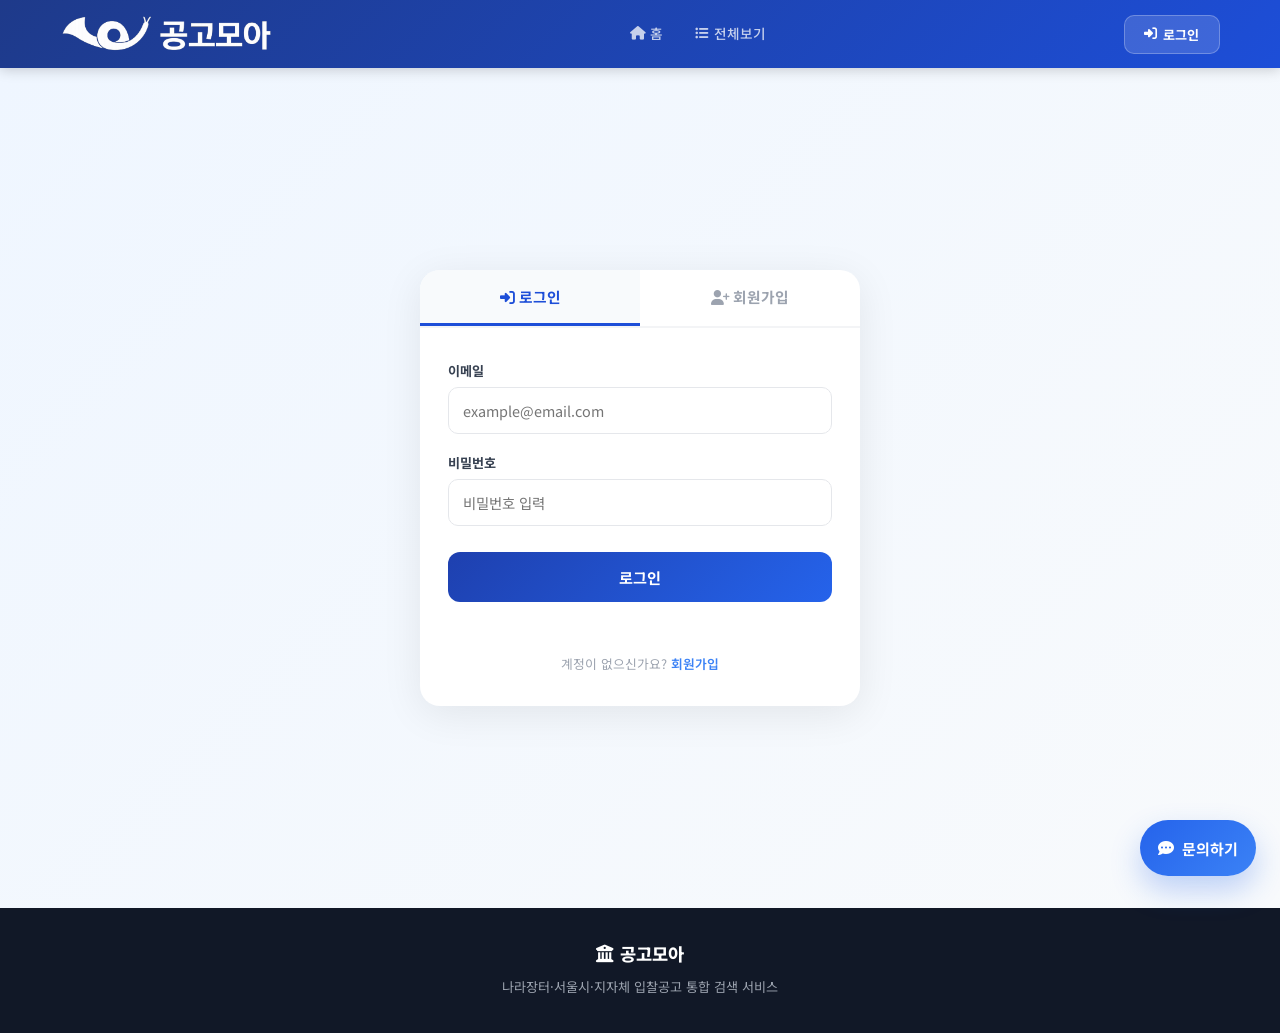
<file: public/login.html>
<!DOCTYPE html>
<html lang="ko">
<head>
  <meta charset="UTF-8">
  <meta name="viewport" content="width=device-width, initial-scale=1.0">
  <link rel="icon" type="image/png" href="/favicon.png">
  <title>로그인 / 회원가입 - 공고모아</title>
  <link rel="stylesheet" href="https://cdn.jsdelivr.net/npm/@fortawesome/fontawesome-free@6.4.0/css/all.min.css">
  <link href="https://fonts.googleapis.com/css2?family=Noto+Sans+KR:wght@300;400;500;600;700;800&display=swap" rel="stylesheet">
  <link rel="stylesheet" href="../css/public.css">
  <style>
    .auth-page {
      min-height: calc(100vh - 60px);
      display: flex; align-items: center; justify-content: center;
      padding: 40px 20px;
      background: linear-gradient(135deg, #eff6ff 0%, #f8fafc 100%);
    }
    .auth-card {
      background: #fff; border-radius: 20px;
      box-shadow: 0 8px 40px rgba(0,0,0,.08);
      width: 100%; max-width: 440px;
      overflow: hidden;
    }
    .auth-tabs {
      display: flex; border-bottom: 2px solid #f3f4f6;
    }
    .auth-tab {
      flex: 1; text-align: center; padding: 16px;
      font-size: .92rem; font-weight: 700; color: #9ca3af;
      background: none; border: none; cursor: pointer;
      border-bottom: 3px solid transparent;
      transition: all .2s;
    }
    .auth-tab.active {
      color: #1d4ed8; border-bottom-color: #1d4ed8;
      background: #f8fafc;
    }
    .auth-body { padding: 32px 28px; }
    .auth-form { display: none; }
    .auth-form.active { display: block; }

    .form-group { margin-bottom: 18px; }
    .form-label {
      display: block; font-size: .82rem; font-weight: 700;
      color: #374151; margin-bottom: 6px;
    }
    .form-input {
      width: 100%; padding: 12px 14px; border: 1.5px solid #e5e7eb;
      border-radius: 10px; font-size: .9rem; font-family: inherit;
      transition: border-color .15s;
      outline: none;
    }
    .form-input:focus { border-color: #3b82f6; box-shadow: 0 0 0 3px rgba(59,130,246,.1); }
    .form-hint { font-size: .72rem; color: #9ca3af; margin-top: 4px; }

    .auth-btn {
      width: 100%; padding: 14px; border: none; border-radius: 12px;
      font-size: .95rem; font-weight: 700; color: #fff;
      background: linear-gradient(135deg, #1e40af, #2563eb);
      cursor: pointer; transition: opacity .15s;
      margin-top: 8px;
    }
    .auth-btn:hover { opacity: .9; }
    .auth-btn:disabled { opacity: .5; cursor: not-allowed; }

    .auth-msg {
      text-align: center; margin-top: 14px;
      font-size: .82rem; color: #dc2626;
      min-height: 20px;
    }
    .auth-msg.success { color: #059669; }

    .auth-footer-text {
      text-align: center; font-size: .8rem; color: #9ca3af;
      margin-top: 18px;
    }
    .auth-footer-text a { color: #3b82f6; font-weight: 600; }
  </style>
</head>
<body>

<!-- HEADER -->
<header class="pub-header">
  <div class="pub-header-inner">
    <a href="/" class="pub-logo" aria-label="공고모아 홈으로 이동"><img src="/assets/gonggomoa-logo.png" alt="공고모아" class="pub-logo-image"></a>
    <nav class="pub-nav">
      <a href="/" class="pub-nav-link"><i class="fas fa-house"></i> 홈</a>
      <a href="notices.html" class="pub-nav-link"><i class="fas fa-list-ul"></i> 전체보기</a>
    </nav>
    <div class="pub-header-right">
      <div class="header-guest-group" id="header-guest-group">
        <a href="login.html" class="pub-btn-login"><i class="fas fa-right-to-bracket"></i> 로그인</a>
      </div>
      <div class="header-user-group" id="header-user-group" style="display:none">
        <div class="header-user-name"><i class="fas fa-user-circle"></i><span id="header-nickname">닉네임</span></div>
        <button class="pub-btn-logout" id="header-logout-btn" onclick="PublicAuth.logout()"><i class="fas fa-right-from-bracket"></i> 로그아웃</button>
      </div>
    </div>
  </div>
</header>

<div class="auth-page">
  <div class="auth-card">
    <!-- 탭 -->
    <div class="auth-tabs">
      <button class="auth-tab active" id="tab-login" onclick="switchTab('login')">
        <i class="fas fa-right-to-bracket"></i> 로그인
      </button>
      <button class="auth-tab" id="tab-register" onclick="switchTab('register')">
        <i class="fas fa-user-plus"></i> 회원가입
      </button>
    </div>

    <div class="auth-body">
      <!-- 로그인 폼 -->
      <form class="auth-form active" id="form-login" onsubmit="handleLogin(event)">
        <div class="form-group">
          <label class="form-label">이메일</label>
          <input type="email" class="form-input" id="login-email" placeholder="example@email.com" required>
        </div>
        <div class="form-group">
          <label class="form-label">비밀번호</label>
          <input type="password" class="form-input" id="login-pw" placeholder="비밀번호 입력" required>
        </div>
        <button type="submit" class="auth-btn" id="login-btn">로그인</button>
        <div class="auth-msg" id="login-msg"></div>
        <div class="auth-footer-text">
          계정이 없으신가요? <a href="#" onclick="switchTab('register');return false;">회원가입</a>
        </div>
      </form>

      <!-- 회원가입 폼 -->
      <form class="auth-form" id="form-register" onsubmit="handleRegister(event)">
        <div class="form-group">
          <label class="form-label">이메일 <span style="color:#ef4444">*</span></label>
          <input type="email" class="form-input" id="reg-email" placeholder="example@email.com" required>
        </div>
        <div class="form-group">
          <label class="form-label">비밀번호 <span style="color:#ef4444">*</span></label>
          <input type="password" class="form-input" id="reg-pw" placeholder="6자 이상" minlength="6" required>
          <div class="form-hint">영문/숫자 포함 6자 이상</div>
        </div>
        <div class="form-group">
          <label class="form-label">비밀번호 확인 <span style="color:#ef4444">*</span></label>
          <input type="password" class="form-input" id="reg-pw2" placeholder="비밀번호 재입력" required>
        </div>
        <div class="form-group">
          <label class="form-label">닉네임 <span style="color:#ef4444">*</span></label>
          <input type="text" class="form-input" id="reg-nick" placeholder="2~20자" minlength="2" maxlength="20" required>
        </div>
        <div class="form-group">
          <label class="form-label">회사명 <span style="color:#9ca3af">(선택)</span></label>
          <input type="text" class="form-input" id="reg-company" placeholder="소속 회사">
        </div>
        <div class="form-group">
          <label class="form-label">연락처 <span style="color:#9ca3af">(선택)</span></label>
          <input type="tel" class="form-input" id="reg-phone" placeholder="010-0000-0000">
        </div>
        <button type="submit" class="auth-btn" id="reg-btn">회원가입</button>
        <div class="auth-msg" id="reg-msg"></div>
        <div class="auth-footer-text">
          이미 계정이 있으신가요? <a href="#" onclick="switchTab('login');return false;">로그인</a>
        </div>
      </form>
    </div>
  </div>
</div>

<footer class="pub-footer">
  <div class="pub-footer-inner">
    <div class="footer-logo"><i class="fas fa-building-columns"></i> 공고모아</div>
    <p class="footer-desc">나라장터·서울시·지자체 입찰공고 통합 검색 서비스</p>
  </div>
</footer>

<!-- 문의하기 플로팅 버튼 -->
<button class="inquiry-float-btn" id="inquiry-float-btn" aria-label="문의하기">
  <i class="fas fa-comment-dots"></i>
  <span>문의하기</span>
</button>

<!-- 문의하기 모달 -->
<div class="inquiry-modal" id="inquiry-modal" style="display:none">
  <div class="inquiry-modal-backdrop" id="inquiry-modal-close"></div>

  <div class="inquiry-modal-dialog" role="dialog" aria-modal="true" aria-labelledby="inquiry-modal-title">
    <div class="inquiry-modal-head">
      <div>
        <h2 id="inquiry-modal-title" class="inquiry-modal-title">
          <i class="fas fa-headset"></i> 문의하기
        </h2>
        <p class="inquiry-modal-desc">서비스 문의, 광고 문의, 오류 제보를 남겨주세요.</p>
      </div>
      <button class="inquiry-close-btn" type="button" id="inquiry-close-btn" aria-label="팝업 닫기">
        <i class="fas fa-xmark"></i>
      </button>
    </div>

    <form class="inquiry-form" id="inquiry-form">
      <div class="inquiry-form-row">
        <div class="inquiry-form-group">
          <label class="inquiry-label">문의 유형</label>
          <select class="inquiry-input" name="category">
            <option value="general">일반문의</option>
            <option value="advertisement">광고문의</option>
            <option value="bug">오류제보</option>
            <option value="etc">기타</option>
          </select>
        </div>

        <div class="inquiry-form-group">
          <label class="inquiry-label">이름</label>
          <input class="inquiry-input" type="text" name="name" placeholder="이름을 입력하세요">
        </div>
      </div>

      <div class="inquiry-form-row">
        <div class="inquiry-form-group">
          <label class="inquiry-label">이메일</label>
          <input class="inquiry-input" type="email" name="email" placeholder="example@email.com">
        </div>

        <div class="inquiry-form-group">
          <label class="inquiry-label">연락처</label>
          <input class="inquiry-input" type="text" name="phone" placeholder="010-0000-0000 (선택)">
        </div>
      </div>

      <div class="inquiry-form-group">
        <label class="inquiry-label">제목</label>
        <input class="inquiry-input" type="text" name="title" placeholder="문의 제목을 입력하세요">
      </div>

      <div class="inquiry-form-group">
        <label class="inquiry-label">문의 내용</label>
        <textarea class="inquiry-input inquiry-textarea" name="message" placeholder="문의하실 내용을 입력해주세요."></textarea>
      </div>

      <label class="inquiry-check">
        <input type="checkbox" name="agree">
        <span>개인정보 수집 및 문의 응대 목적의 이용에 동의합니다.</span>
      </label>

      <div class="inquiry-actions">
        <button type="button" class="inquiry-btn inquiry-btn-light" id="inquiry-cancel-btn">취소</button>
        <button type="submit" class="inquiry-btn inquiry-btn-primary">문의 접수</button>
      </div>
    </form>
  </div>
</div>

<script src="../js/public-api.js"></script>
<script src="../js/public-auth.js"></script>
<script src="../js/feedback.js"></script>
<script src="../js/inquiry-popup.js"></script>
<script>
(function(){
  'use strict';

  // 이미 로그인 상태면 홈으로
  if (PublicAuth.isLoggedIn()) {
    window.location.href = '/';
    return;
  }

  // URL 파라미터로 탭 자동 전환
  var params = new URLSearchParams(window.location.search);
  if (params.get('tab') === 'register') switchTab('register');

  if (typeof PublicAuth !== 'undefined') PublicAuth.updateHeader();
})();

function switchTab(tab) {
  var isLogin = tab === 'login';
  document.getElementById('tab-login').classList.toggle('active', isLogin);
  document.getElementById('tab-register').classList.toggle('active', !isLogin);
  document.getElementById('form-login').classList.toggle('active', isLogin);
  document.getElementById('form-register').classList.toggle('active', !isLogin);
}

async function handleLogin(e) {
  e.preventDefault();
  var msgEl = document.getElementById('login-msg');
  var btn   = document.getElementById('login-btn');
  msgEl.className = 'auth-msg';
  msgEl.textContent = '';
  btn.disabled = true;
  try {
    var email = document.getElementById('login-email').value.trim();
    var pw    = document.getElementById('login-pw').value;
    await PublicAuth.login(email, pw);
    msgEl.className = 'auth-msg success';
    msgEl.textContent = '로그인 성공! 홈으로 이동합니다...';
    setTimeout(function(){ window.location.href = '/'; }, 800);
  } catch(err) {
    msgEl.textContent = err.message;
  } finally {
    btn.disabled = false;
  }
}

async function handleRegister(e) {
  e.preventDefault();
  var msgEl = document.getElementById('reg-msg');
  var btn   = document.getElementById('reg-btn');
  msgEl.className = 'auth-msg';
  msgEl.textContent = '';

  var pw  = document.getElementById('reg-pw').value;
  var pw2 = document.getElementById('reg-pw2').value;
  if (pw !== pw2) { msgEl.textContent = '비밀번호가 일치하지 않습니다.'; return; }

  btn.disabled = true;
  try {
    await PublicAuth.register({
      email:    document.getElementById('reg-email').value.trim(),
      password: pw,
      nickname: document.getElementById('reg-nick').value.trim(),
      company:  document.getElementById('reg-company').value.trim(),
      phone:    document.getElementById('reg-phone').value.trim()
    });
    msgEl.className = 'auth-msg success';
    msgEl.textContent = '가입 완료! 홈으로 이동합니다...';
    setTimeout(function(){ window.location.href = '/'; }, 800);
  } catch(err) {
    msgEl.textContent = err.message;
  } finally {
    btn.disabled = false;
  }
}
</script>
</body>
</html>
</file>
<file: css/public.css>
/* ═══════════════════════════════════════════════════
   css/public.css — 공고모아 공통 스타일시트
═══════════════════════════════════════════════════ */

/* ── Reset & Base ── */
*, *::before, *::after { box-sizing: border-box; margin: 0; padding: 0; }
html { scroll-behavior: smooth; }
body {
  font-family: 'Noto Sans KR', -apple-system, BlinkMacSystemFont, sans-serif;
  background: #f8fafc;
  color: #111827;
  line-height: 1.6;
  min-height: 100vh;
}
a { color: inherit; text-decoration: none; }
button,
input,
select,
textarea {
  font-family: inherit;
}
button { cursor: pointer; }

/* ═════════════════════════════
   HEADER
═════════════════════════════ */
.pub-header {
  position: sticky;
  top: 0;
  z-index: 100;
  background: linear-gradient(135deg, #1e3a8a 0%, #1d4ed8 100%);
  box-shadow: 0 2px 12px rgba(0, 0, 0, .18);
}

.pub-header-inner {
  max-width: 1200px;
  margin: 0 auto;
  padding: 0 20px;
  height: 68px;
  display: flex;
  align-items: center;
  justify-content: space-between;
}

.pub-logo {
  display: inline-flex;
  align-items: center;
  flex-shrink: 0;
}

.pub-logo-image {
  display: block;
  height: 44px;
  width: auto;
  object-fit: contain;
}

.pub-logo-image-fallback {
  width: 32px;
  height: 32px;
  object-fit: contain;
}

.pub-nav {
  display: flex;
  gap: 4px;
}

.pub-nav-link {
  padding: 6px 14px;
  border-radius: 8px;
  font-size: .85rem;
  font-weight: 500;
  color: rgba(255, 255, 255, .75);
  display: flex;
  align-items: center;
  gap: 5px;
  transition: background .15s, color .15s;
}

.pub-nav-link:hover {
  background: rgba(255, 255, 255, .15);
  color: #fff;
}

.pub-header-right {
  display: flex;
  align-items: center;
  gap: 14px;
}

.header-guest-group,
.header-user-group {
  display: flex;
  align-items: center;
  gap: 12px;
}

.pub-btn-login,
.pub-btn-register {
  padding: 8px 16px;
  border-radius: 10px;
  font-size: .82rem;
  font-weight: 700;
  display: inline-flex;
  align-items: center;
  justify-content: center;
  gap: 6px;
  min-width: 96px;
  transition: background .15s, transform .15s, box-shadow .15s;
}

.pub-btn-login {
  background: rgba(255, 255, 255, .15);
  color: #fff;
  border: 1px solid rgba(255, 255, 255, .25);
}

.pub-btn-login:hover {
  background: rgba(255, 255, 255, .28);
  transform: translateY(-1px);
}

.pub-btn-register {
  background: #fbbf24;
  color: #92400e;
  border: none;
  box-shadow: 0 6px 16px rgba(251, 191, 36, .25);
}

.pub-btn-register:hover {
  background: #f59e0b;
  transform: translateY(-1px);
}

.header-user-group {
  display: flex;
  align-items: center;
  gap: 12px;
}

.header-user-name {
  color: #fff;
  font-size: .85rem;
  font-weight: 600;
  display: flex;
  align-items: center;
  gap: 5px;
}

.pub-btn-mypage {
  padding: 5px 12px;
  border-radius: 7px;
  font-size: .78rem;
  font-weight: 600;
  background: rgba(255, 255, 255, .15);
  color: #fff;
  border: 1px solid rgba(255, 255, 255, .2);
  display: inline-flex;
  align-items: center;
  gap: 4px;
}

.pub-btn-mypage:hover {
  background: rgba(255, 255, 255, .28);
}

.pub-btn-logout {
  padding: 5px 12px;
  border-radius: 7px;
  font-size: .78rem;
  font-weight: 600;
  background: rgba(239, 68, 68, .2);
  color: #fca5a5;
  border: 1px solid rgba(239, 68, 68, .3);
  display: inline-flex;
  align-items: center;
  gap: 4px;
}

.pub-btn-logout:hover {
  background: rgba(239, 68, 68, .35);
}

/* ═════════════════════════════
   HERO
═════════════════════════════ */
.hero {
  background: linear-gradient(135deg, #1e3a8a 0%, #2563eb 50%, #3b82f6 100%);
  padding: 50px 20px 44px;
  text-align: center;
  color: #fff;
  position: relative;
  overflow: hidden;
}

.hero::before {
  content: '';
  position: absolute;
  inset: 0;
  background: radial-gradient(circle at 30% 50%, rgba(255, 255, 255, .08), transparent 50%);
}

.hero-inner {
  position: relative;
  max-width: 700px;
  margin: 0 auto;
}

.hero-badge {
  display: inline-flex;
  align-items: center;
  gap: 6px;
  background: rgba(255, 255, 255, .15);
  padding: 5px 14px;
  border-radius: 20px;
  font-size: .78rem;
  font-weight: 600;
  margin-bottom: 16px;
  backdrop-filter: blur(4px);
}

.hero-title {
  font-size: 2rem;
  font-weight: 800;
  line-height: 1.3;
  margin-bottom: 10px;
}

.hero-highlight {
  background: linear-gradient(135deg, #fbbf24, #f59e0b);
  -webkit-background-clip: text;
  -webkit-text-fill-color: transparent;
}

.hero-desc {
  font-size: .95rem;
  color: rgba(255, 255, 255, .8);
  margin-bottom: 24px;
}

.hero-search-wrap {
  max-width: 560px;
  margin: 0 auto;
}

.hero-search {
  display: flex;
  align-items: center;
  background: #fff;
  border-radius: 14px;
  overflow: hidden;
  box-shadow: 0 8px 32px rgba(0, 0, 0, .18);
  padding: 4px;
  position: relative;
}

.hero-search-icon {
  position: absolute;
  left: 16px;
  color: #9ca3af;
  font-size: 1rem;
}

.hero-search input {
  flex: 1;
  border: none;
  outline: none;
  padding: 14px 16px 14px 42px;
  font-size: .95rem;
  font-family: inherit;
  background: transparent;
}

.hero-search button {
  background: linear-gradient(135deg, #1e40af, #2563eb);
  color: #fff;
  border: none;
  padding: 12px 28px;
  border-radius: 11px;
  font-size: .9rem;
  font-weight: 700;
  transition: background .15s;
}

.hero-search button:hover {
  background: linear-gradient(135deg, #1d4ed8, #3b82f6);
}

.hero-search-tags {
  display: flex;
  flex-wrap: wrap;
  justify-content: center;
  gap: 8px;
  margin-top: 14px;
}

.hero-search-tags span {
  background: rgba(255, 255, 255, .18);
  padding: 4px 12px;
  border-radius: 20px;
  font-size: .78rem;
  font-weight: 500;
  cursor: pointer;
  transition: background .15s;
}

.hero-search-tags span:hover {
  background: rgba(255, 255, 255, .32);
}

/* ═════════════════════════════
   SOURCE BAR
═════════════════════════════ */
.source-bar {
  background: #fff;
  border-bottom: 1px solid #e5e7eb;
  padding: 12px 0;
}

.source-bar-inner {
  max-width: 1200px;
  margin: 0 auto;
  padding: 0 20px;
  display: flex;
  align-items: center;
  justify-content: center;
  gap: 12px;
  flex-wrap: wrap;
}

.src-chip {
  display: inline-flex;
  align-items: center;
  gap: 6px;
  padding: 6px 14px;
  border-radius: 20px;
  font-size: .82rem;
  font-weight: 600;
  cursor: pointer;
  border: 1px solid transparent;
  transition: transform .15s, box-shadow .15s;
}

.src-chip:hover {
  transform: translateY(-1px);
  box-shadow: 0 2px 8px rgba(0, 0, 0, .08);
}

.src-chip-count {
  font-weight: 800;
}

.src-g2b {
  background: #eff6ff;
  color: #1d4ed8;
  border-color: #bfdbfe;
}

.src-seoul {
  background: #ecfdf5;
  color: #065f46;
  border-color: #a7f3d0;
}

.src-province {
  background: #f5f3ff;
  color: #5b21b6;
  border-color: #c4b5fd;
}

.src-contract {
  background: #fff7ed;
  color: #9a3412;
  border-color: #fed7aa;
}

.src-total {
  background: #f3f4f6;
  color: #374151;
  border-color: #d1d5db;
}

/* ═════════════════════════════
   MAIN & SECTIONS
═════════════════════════════ */
.pub-main {
  max-width: 1200px;
  margin: 0 auto;
  padding: 32px 20px 60px;
}

/* 홈 광고 배너 */
/* 홈 광고 배너 */
.home-ad-section {
  width: 100%;
  max-width: 588px; /* 기존 840px 대비 약 30% 축소 */
  margin: 16px auto 28px;
}

.home-ad-banner {
  display: block;
  width: 100%;
  overflow: hidden;
  border-radius: 14px;
  background: #ffffff;
  border: 1px solid #e5e7eb;
  box-shadow: 0 8px 24px rgba(15, 23, 42, 0.08);
  transition:
    transform 0.18s ease,
    box-shadow 0.18s ease,
    border-color 0.18s ease;
}

.home-ad-banner:hover {
  transform: translateY(-2px);
  box-shadow: 0 12px 28px rgba(15, 23, 42, 0.10);
  border-color: #dbe3ee;
}

.home-ad-banner:active {
  transform: translateY(-1px);
  box-shadow: 0 8px 20px rgba(15, 23, 42, 0.09);
}

.home-ad-banner-image {
  display: block;
  width: 100%;
  height: auto;
}

/* 태블릿 */
@media (max-width: 1024px) {
  .home-ad-section {
    max-width: 540px;
    margin: 14px auto 24px;
  }

  .home-ad-banner {
    border-radius: 13px;
    box-shadow: 0 6px 20px rgba(15, 23, 42, 0.08);
  }

  .home-ad-banner:hover {
    transform: translateY(-1px);
    box-shadow: 0 10px 24px rgba(15, 23, 42, 0.09);
  }
}

/* 모바일 */
@media (max-width: 640px) {
  .home-ad-section {
    max-width: 100%;
    margin: 12px auto 20px;
    padding: 0 4px;
  }

  .home-ad-banner {
    border-radius: 12px;
    box-shadow: 0 4px 14px rgba(15, 23, 42, 0.07);
  }

  .home-ad-banner:hover {
    transform: none; /* 모바일에서는 hover 과장 방지 */
    box-shadow: 0 4px 14px rgba(15, 23, 42, 0.07);
  }
}


/* ── 탭 바 ── */
.src-tab-bar {
  display: flex;
  gap: 6px;
  margin-bottom: 16px;
  flex-wrap: wrap;
}

.src-tab {
  padding: 6px 16px;
  border-radius: 20px;
  font-size: .82rem;
  font-weight: 600;
  border: 1px solid #e5e7eb;
  background: #fff;
  color: #6b7280;
  transition: all .15s;
}

.src-tab.active {
  background: #1d4ed8;
  color: #fff;
  border-color: #1d4ed8;
}

.src-tab:hover:not(.active) {
  border-color: #93c5fd;
  color: #1d4ed8;
}

/* ═════════════════════════════
   CARD GRID
═════════════════════════════ */
.card-grid {
  display: grid;
  grid-template-columns: repeat(auto-fill, minmax(340px, 1fr));
  gap: 16px;
}

.notice-card {
  background: #fff;
  border: 1px solid #e5e7eb;
  border-radius: 14px;
  padding: 20px;
  cursor: pointer;
  transition: transform .15s, box-shadow .15s, border-color .15s;
}

.notice-card:hover {
  transform: translateY(-2px);
  box-shadow: 0 6px 20px rgba(0, 0, 0, .08);
  border-color: #93c5fd;
}

.notice-card.card-urgent {
  border-left: 4px solid #ef4444;
}

.card-top {
  display: flex;
  align-items: center;
  gap: 6px;
  margin-bottom: 8px;
  flex-wrap: wrap;
}

.card-src {
  font-size: .72rem;
  font-weight: 700;
  padding: 2px 8px;
  border-radius: 20px;
}

.card-src.src-g2b_api {
  background: #dbeafe;
  color: #1d4ed8;
}

.card-src.src-seoul_board {
  background: #d1fae5;
  color: #065f46;
}

.card-src.src-province_gov {
  background: #ede9fe;
  color: #5b21b6;
}

.card-src.src-seoul_contract {
  background: #ffedd5;
  color: #9a3412;
}

.card-type {
  font-size: .72rem;
  color: #6b7280;
  background: #f3f4f6;
  padding: 2px 8px;
  border-radius: 20px;
}

.days-badge {
  font-size: .68rem;
  font-weight: 700;
  padding: 2px 8px;
  border-radius: 20px;
  background: #dbeafe;
  color: #1d4ed8;
}

.days-badge.days-urgent {
  background: #fef2f2;
  color: #dc2626;
}

.card-title {
  font-size: .92rem;
  font-weight: 700;
  color: #111827;
  line-height: 1.4;
  margin-bottom: 6px;
  display: -webkit-box;
  -webkit-line-clamp: 2;
  -webkit-box-orient: vertical;
  overflow: hidden;
}

.card-org {
  font-size: .8rem;
  color: #6b7280;
  display: flex;
  align-items: center;
  gap: 4px;
  margin-bottom: 10px;
}

.card-bottom {
  display: flex;
  align-items: center;
  gap: 12px;
  flex-wrap: wrap;
  border-top: 1px solid #f3f4f6;
  padding-top: 10px;
}

.card-budget {
  font-size: .8rem;
  font-weight: 700;
  color: #1d4ed8;
  background: #eff6ff;
  padding: 2px 10px;
  border-radius: 8px;
}

.card-date {
  font-size: .78rem;
  color: #9ca3af;
  display: flex;
  align-items: center;
  gap: 4px;
}

/* ── 스켈레톤 ── */
.card-skeleton {
  background: #f3f4f6;
  border-radius: 14px;
  height: 160px;
  animation: pulse 1.5s ease infinite;
}

@keyframes pulse {
  0%, 100% { opacity: 1; }
  50% { opacity: .5; }
}

/* ═════════════════════════════
   FOOTER
═════════════════════════════ */
.pub-footer {
  background: #111827;
  color: #9ca3af;
  text-align: center;
  padding: 32px 20px;
}

.pub-footer-inner {
  max-width: 600px;
  margin: 0 auto;
}

.footer-logo {
  font-size: 1.1rem;
  font-weight: 800;
  color: #fff;
  margin-bottom: 8px;
  display: flex;
  align-items: center;
  justify-content: center;
  gap: 6px;
}

.footer-desc {
  font-size: .82rem;
  margin-bottom: 4px;
}

.footer-copy {
  font-size: .72rem;
  color: #6b7280;
}

/* ═════════════════════════════
   INQUIRY FLOAT BUTTON
═════════════════════════════ */
.inquiry-float-btn {
  position: fixed;
  right: 24px;
  bottom: 24px;
  z-index: 9998;
  display: inline-flex;
  align-items: center;
  gap: 8px;
  height: 56px;
  padding: 0 18px;
  border: none;
  border-radius: 999px;
  background: linear-gradient(135deg, #2563eb, #3b82f6);
  color: #fff;
  font-size: 15px;
  font-weight: 700;
  box-shadow: 0 14px 30px rgba(37, 99, 235, 0.28);
  transition: transform .15s ease, box-shadow .15s ease, filter .15s ease;
}

.inquiry-float-btn:hover {
  transform: translateY(-2px);
  box-shadow: 0 18px 34px rgba(37, 99, 235, 0.34);
  filter: brightness(1.02);
}

.inquiry-float-btn:active {
  transform: translateY(0);
}

.inquiry-float-btn i {
  font-size: 16px;
}

.inquiry-float-btn span {
  line-height: 1;
  white-space: nowrap;
}

/* ═════════════════════════════
   INQUIRY MODAL
═════════════════════════════ */
.inquiry-modal {
  position: fixed;
  inset: 0;
  z-index: 9999;
  display: none;
}

.inquiry-modal.is-open {
  display: block;
}

.inquiry-modal-backdrop {
  position: absolute;
  inset: 0;
  background: rgba(15, 23, 42, 0.45);
  backdrop-filter: blur(2px);
}

.inquiry-modal-dialog {
  position: relative;
  width: min(92vw, 640px);
  margin: 60px auto;
  background: #fff;
  border-radius: 24px;
  box-shadow: 0 24px 60px rgba(15, 23, 42, 0.18);
  padding: 28px 28px 24px;
  box-sizing: border-box;
}

.inquiry-modal-header {
  display: flex;
  align-items: flex-start;
  justify-content: space-between;
  gap: 16px;
  margin-bottom: 20px;
}

.inquiry-modal-title-wrap {
  display: flex;
  flex-direction: column;
  gap: 6px;
}

.inquiry-modal-title {
  margin: 0;
  font-size: 32px;
  line-height: 1.2;
  font-weight: 800;
  color: #111827;
}

.inquiry-modal-desc {
  margin: 0;
  font-size: 14px;
  line-height: 1.6;
  color: #6b7280;
}

.inquiry-modal-close {
  width: 42px;
  height: 42px;
  border: 1px solid #e5e7eb;
  border-radius: 14px;
  background: #f8fafc;
  color: #475569;
  font-size: 22px;
  cursor: pointer;
  flex-shrink: 0;
}

.inquiry-form {
  display: flex;
  flex-direction: column;
  gap: 16px;
}

.inquiry-form-row {
  display: flex;
  flex-direction: column;
  gap: 8px;
}

.inquiry-form-label {
  font-size: 14px;
  font-weight: 700;
  color: #374151;
}

.inquiry-form-control,
.inquiry-form-select,
.inquiry-form-textarea {
  width: 100%;
  box-sizing: border-box;
  border: 1px solid #d1d5db;
  border-radius: 12px;
  background: #fff;
  color: #111827;
  font-size: 15px;
  padding: 12px 14px;
  outline: none;
  transition: border-color .2s ease, box-shadow .2s ease;
}

.inquiry-form-control,
.inquiry-form-select {
  height: 48px;
}

.inquiry-form-textarea {
  min-height: 140px;
  resize: vertical;
  line-height: 1.5;
}

.inquiry-form-control:focus,
.inquiry-form-select:focus,
.inquiry-form-textarea:focus {
  border-color: #2563eb;
  box-shadow: 0 0 0 4px rgba(37, 99, 235, 0.12);
}

.inquiry-form-help {
  font-size: 12px;
  color: #9ca3af;
  margin-top: -2px;
}

.inquiry-agree {
  display: flex;
  align-items: flex-start;
  gap: 10px;
  margin-top: 4px;
  padding: 10px 2px 2px;
}

.inquiry-agree input[type="checkbox"] {
  margin-top: 3px;
  width: 16px;
  height: 16px;
  flex-shrink: 0;
}

.inquiry-agree label {
  font-size: 14px;
  line-height: 1.6;
  color: #4b5563;
  cursor: pointer;
}

.inquiry-form-actions {
  display: flex;
  justify-content: flex-end;
  gap: 10px;
  margin-top: 8px;
}

.inquiry-btn {
  min-width: 96px;
  height: 48px;
  padding: 0 18px;
  border-radius: 14px;
  border: none;
  font-size: 15px;
  font-weight: 700;
  cursor: pointer;
}

.inquiry-btn-cancel {
  background: #e2e8f0;
  color: #475569;
}

.inquiry-btn-submit {
  background: linear-gradient(135deg, #2563eb, #3b82f6);
  color: #fff;
  box-shadow: 0 10px 24px rgba(37, 99, 235, 0.22);
}

.inquiry-btn-submit:disabled {
  opacity: 0.6;
  cursor: not-allowed;
  box-shadow: none;
}

/* ═════════════════════════════
   ADMIN PAGE
═════════════════════════════ */
.admin-body {
  background: #f1f5f9;
}

.admin-layout {
  max-width: 1400px;
  margin: 0 auto;
  padding: 28px 20px 48px;
  display: grid;
  grid-template-columns: 280px minmax(0, 1fr);
  gap: 22px;
}

.admin-sidebar,
.admin-panel,
.admin-placeholder-card {
  background: #fff;
  border: 1px solid #e2e8f0;
  border-radius: 20px;
  box-shadow: 0 10px 28px rgba(15, 23, 42, .05);
}

.admin-sidebar {
  padding: 18px;
  height: fit-content;
  position: sticky;
  top: 88px;
}

.admin-profile-card {
  display: flex;
  align-items: center;
  gap: 12px;
  padding: 14px;
  border-radius: 16px;
  background: linear-gradient(135deg, #eff6ff 0%, #dbeafe 100%);
  margin-bottom: 16px;
}

.admin-avatar {
  width: 52px;
  height: 52px;
  border-radius: 16px;
  display: grid;
  place-items: center;
  background: #1d4ed8;
  color: #fff;
  font-size: 1.2rem;
}

.admin-profile-name {
  font-size: .96rem;
  font-weight: 800;
  color: #0f172a;
}

.admin-profile-email {
  font-size: .8rem;
  color: #475569;
}

.admin-menu {
  display: flex;
  flex-direction: column;
  gap: 8px;
}

.admin-menu-btn {
  width: 100%;
  border: none;
  background: #f8fafc;
  color: #334155;
  border-radius: 14px;
  padding: 13px 14px;
  display: flex;
  align-items: center;
  gap: 10px;
  font-size: .92rem;
  font-weight: 700;
}

.admin-menu-btn.active {
  background: linear-gradient(135deg, #1d4ed8 0%, #2563eb 100%);
  color: #fff;
}

.admin-content {
  min-width: 0;
}

.admin-section-head {
  display: flex;
  align-items: flex-start;
  justify-content: space-between;
  gap: 12px;
  margin-bottom: 18px;
}

.admin-section-head h1 {
  font-size: 1.5rem;
  margin-bottom: 4px;
  color: #0f172a;
}

.admin-section-head p,
.admin-head-side {
  color: #64748b;
  font-size: .92rem;
}

.admin-stat-grid {
  display: grid;
  grid-template-columns: repeat(4, minmax(0, 1fr));
  gap: 14px;
  margin-bottom: 18px;
}

.admin-stat-card {
  background: #fff;
  border: 1px solid #e2e8f0;
  border-radius: 18px;
  padding: 18px;
  box-shadow: 0 8px 24px rgba(15, 23, 42, .04);
}

.admin-stat-card span {
  display: block;
  font-size: .85rem;
  color: #64748b;
  margin-bottom: 8px;
}

.admin-stat-card strong {
  font-size: 1.7rem;
  color: #0f172a;
}

.admin-filter-bar {
  display: flex;
  gap: 10px;
  margin-bottom: 18px;
  flex-wrap: wrap;
}

.admin-filter-input {
  border: 1px solid #dbe3ef;
  border-radius: 12px;
  background: #fff;
  padding: 12px 14px;
  font: inherit;
  color: #0f172a;
}

.admin-filter-search {
  min-width: 280px;
  flex: 1;
}

.admin-primary-btn {
  border: none;
  border-radius: 12px;
  padding: 12px 16px;
  background: #2563eb;
  color: #fff;
  font-weight: 700;
}

.admin-inquiry-grid {
  display: grid;
  grid-template-columns: minmax(0, 1.25fr) minmax(320px, .9fr);
  gap: 18px;
}

.admin-panel {
  padding: 18px;
}

.admin-panel-head {
  display: flex;
  align-items: center;
  justify-content: space-between;
  gap: 10px;
  margin-bottom: 12px;
}

.admin-loading {
  color: #2563eb;
  font-size: .84rem;
  font-weight: 700;
}

.admin-table-wrap {
  overflow: auto;
}

.admin-table {
  width: 100%;
  border-collapse: collapse;
}

.admin-table th,
.admin-table td {
  text-align: left;
  padding: 12px 10px;
  border-bottom: 1px solid #eef2f7;
  vertical-align: top;
  font-size: .87rem;
}

.admin-table th {
  color: #64748b;
  font-size: .8rem;
  font-weight: 800;
  background: #f8fafc;
  position: sticky;
  top: 0;
}

.admin-table-row {
  cursor: pointer;
}

.admin-table-row:hover,
.admin-table-row.selected {
  background: #eff6ff;
}

.admin-table-sub {
  margin-top: 4px;
  font-size: .8rem;
  color: #64748b;
  line-height: 1.45;
}

.admin-status {
  display: inline-flex;
  align-items: center;
  justify-content: center;
  min-width: 72px;
  padding: 5px 10px;
  border-radius: 999px;
  font-size: .76rem;
  font-weight: 800;
}

.admin-status-received {
  background: #dbeafe;
  color: #1d4ed8;
}

.admin-status-in_progress {
  background: #fef3c7;
  color: #92400e;
}

.admin-status-done {
  background: #dcfce7;
  color: #166534;
}

.admin-detail-body {
  min-height: 420px;
}

.admin-detail-head {
  display: flex;
  align-items: flex-start;
  justify-content: space-between;
  gap: 12px;
  margin-bottom: 16px;
}

.admin-detail-id {
  font-size: .82rem;
  color: #64748b;
  margin-bottom: 6px;
}

.admin-detail-head h3 {
  font-size: 1.12rem;
  color: #0f172a;
}

.admin-detail-grid {
  display: grid;
  grid-template-columns: repeat(2, minmax(0, 1fr));
  gap: 12px;
  margin-bottom: 16px;
}

.admin-detail-grid div,
.admin-detail-block {
  border: 1px solid #e2e8f0;
  border-radius: 14px;
  padding: 13px 14px;
  background: #f8fafc;
}

.admin-detail-grid span,
.admin-detail-block span {
  display: block;
  font-size: .78rem;
  font-weight: 800;
  color: #64748b;
  margin-bottom: 6px;
}

.admin-detail-grid strong {
  color: #0f172a;
  font-size: .88rem;
  line-height: 1.45;
}

.admin-detail-message,
.admin-detail-meta {
  color: #334155;
  font-size: .9rem;
  line-height: 1.65;
  white-space: normal;
  word-break: break-word;
}

.admin-pagination {
  display: flex;
  gap: 8px;
  justify-content: center;
  flex-wrap: wrap;
  margin-top: 16px;
}

.admin-page-btn {
  border: 1px solid #dbe3ef;
  background: #fff;
  color: #334155;
  border-radius: 10px;
  padding: 8px 12px;
  font-weight: 700;
}

.admin-page-btn.active {
  background: #2563eb;
  color: #fff;
  border-color: #2563eb;
}

.admin-empty,
.admin-placeholder-card {
  color: #64748b;
  font-size: .92rem;
}

.admin-placeholder-card {
  padding: 26px;
}

/* ═════════════════════════════
   RESPONSIVE
═════════════════════════════ */
@media (max-width: 1100px) {
  .admin-layout {
    grid-template-columns: 1fr;
  }

  .admin-sidebar {
    position: static;
  }

  .admin-stat-grid {
    grid-template-columns: repeat(2, minmax(0, 1fr));
  }

  .admin-inquiry-grid {
    grid-template-columns: 1fr;
  }
}

@media (max-width: 768px) {
  .admin-layout {
    padding: 18px 12px 36px;
  }

  .admin-stat-grid,
  .admin-detail-grid {
    grid-template-columns: 1fr;
  }

  .admin-filter-search {
    min-width: 0;
    width: 100%;
  }

  .pub-header-inner {
    padding: 10px 12px;
    height: auto;
    min-height: 64px;
    gap: 10px;
    flex-wrap: wrap;
  }

  .pub-logo-image {
    height: 38px;
  }

  .pub-nav {
    display: none;
  }

  .pub-header-right {
    width: 100%;
    justify-content: flex-end;
    gap: 10px;
  }

  .header-guest-group,
  .header-user-group {
    gap: 8px;
    flex-wrap: wrap;
    justify-content: flex-end;
  }

  .pub-btn-login,
  .pub-btn-register {
    min-width: auto;
    padding: 8px 14px;
  }

  .hero-title {
    font-size: 1.5rem;
  }

  .card-grid {
    grid-template-columns: 1fr;
  }

  .home-ad-section {
    max-width: calc(100% - 24px);
    margin: 16px auto 20px;
  }

  .inquiry-float-btn {
    right: 16px;
    bottom: 16px;
    height: 52px;
    padding: 0 16px;
    font-size: 14px;
  }
}

@media (max-width: 640px) {
  .inquiry-modal-dialog {
    width: calc(100vw - 24px);
    margin: 20px auto;
    border-radius: 20px;
    padding: 22px 18px 18px;
  }

  .inquiry-modal-title {
    font-size: 26px;
  }

  .inquiry-form-actions {
    flex-direction: column-reverse;
  }

  .inquiry-btn {
    width: 100%;
  }
}

@media (max-width: 480px) {
  .pub-header-inner {
    min-height: 56px;
  }

  .pub-logo-image {
    height: 34px;
  }

  .hero {
    padding: 36px 16px 32px;
  }

  .hero-title {
    font-size: 1.3rem;
  }

  .source-bar-inner {
    gap: 8px;
  }

  .src-chip {
    font-size: .75rem;
    padding: 5px 10px;
  }

  .inquiry-float-btn {
    right: 14px;
    bottom: 14px;
  }
}
</file>
